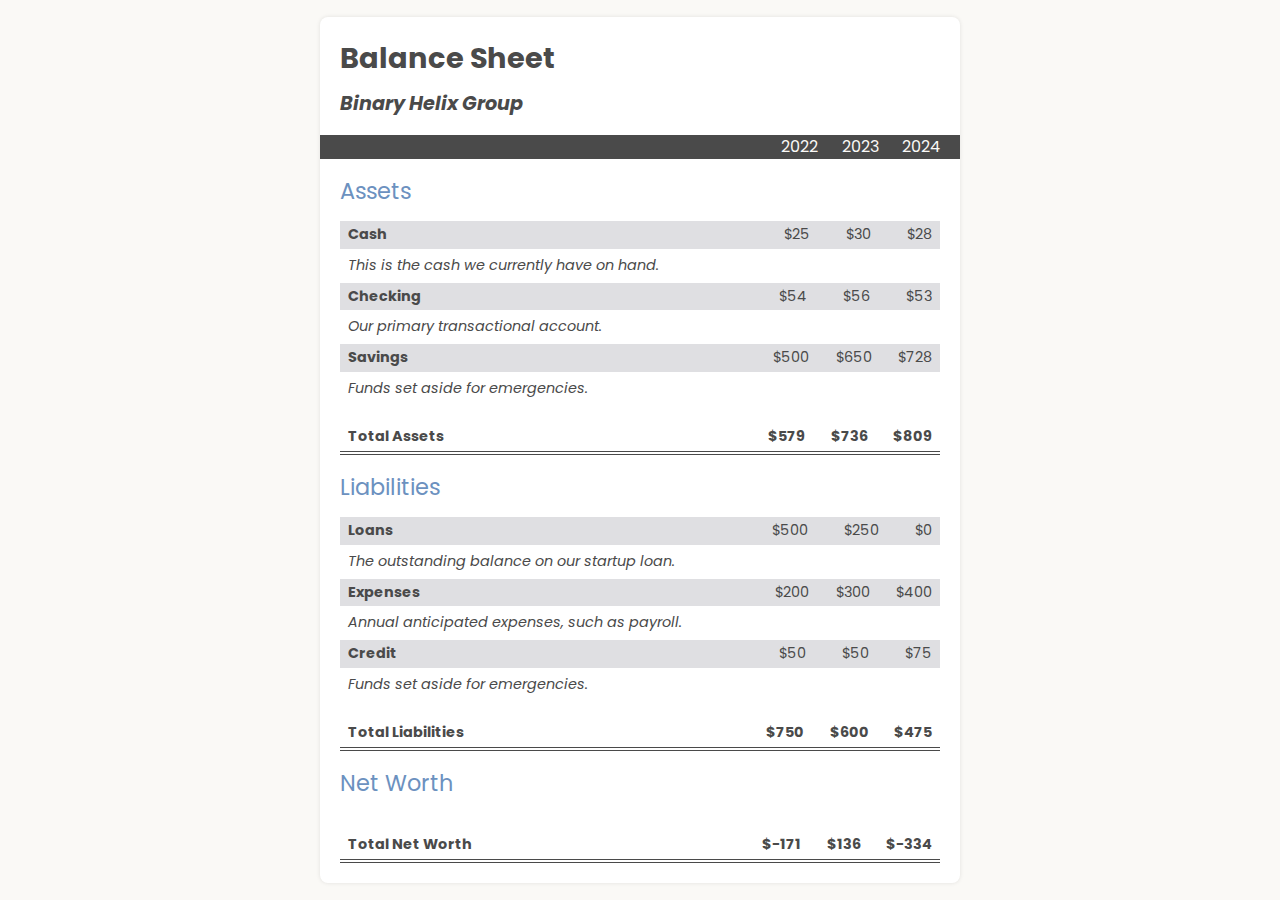
<file: balance_sheet/index.html>
<!DOCTYPE html>
<html lang="en">
  <head>
    <meta charset="UTF-8" />
    <meta name="viewport" content="width=device-width, initial-scale=1.0" />
    <title>Balance Sheet</title>
    <link rel="stylesheet" href="./main.css" />
  </head>
  <body>
    <div class="wrapper">
      <div class="header">
        <h1 class="title">Balance Sheet</h1>
        <h2 class="subtitle">Binary Helix Group</h2>
      </div>
      <div class="years">
        <span>2022</span>
        <span>2023</span>
        <span>2024</span>
      </div>
      <table>
        <caption class="category-title">
          Assets
        </caption>
        <tr class="data">
          <td class="left category">Cash</td>
          <td class="right">
            <div class="numbers">
              <span>$25</span>
              <span>$30</span>
              <span>$28</span>
            </div>
          </td>
        </tr>
        <tr>
          <td class="description">
            This is the cash we currently have on hand.
          </td>
        </tr>
        <tr class="data">
          <td class="left category">Checking</td>
          <td class="right">
            <div class="numbers">
              <span>$54</span>
              <span>$56</span>
              <span>$53</span>
            </div>
          </td>
        </tr>
        <tr>
          <td class="description">Our primary transactional account.</td>
        </tr>
        <tr class="data">
          <td class="left category">Savings</td>
          <td class="right">
            <div class="numbers large">
              <span>$500</span>
              <span>$650</span>
              <span>$728</span>
            </div>
          </td>
        </tr>
        <tr>
          <td class="description">Funds set aside for emergencies.</td>
        </tr>
        <tr class="total">
          <td class="left category">Total Assets</td>
          <td class="right">
            <div class="numbers large">
              <span>$579</span>
              <span>$736</span>
              <span>$809</span>
            </div>
          </td>
        </tr>
      </table>

      <table>
        <caption class="category-title">
          Liabilities
        </caption>
        <tr class="data">
          <td class="left category">Loans</td>
          <td class="right">
            <div class="numbers">
              <span>$500</span>
              <span>$250</span>
              <span>$0</span>
            </div>
          </td>
        </tr>
        <tr>
          <td class="description">
            The outstanding balance on our startup loan.
          </td>
        </tr>
        <tr class="data">
          <td class="left category">Expenses</td>
          <td class="right">
            <div class="numbers large">
              <span>$200</span>
              <span>$300</span>
              <span>$400</span>
            </div>
          </td>
        </tr>
        <tr>
          <td class="description">
            Annual anticipated expenses, such as payroll.
          </td>
        </tr>
        <tr class="data">
          <td class="left category">Credit</td>
          <td class="right">
            <div class="numbers">
              <span>$50</span>
              <span>$50</span>
              <span>$75</span>
            </div>
          </td>
        </tr>
        <tr>
          <td class="description">Funds set aside for emergencies.</td>
        </tr>
        <tr class="total">
          <td class="left category">Total Liabilities</td>
          <td class="right">
            <div class="numbers large">
              <span>$750</span>
              <span>$600</span>
              <span>$475</span>
            </div>
          </td>
        </tr>
      </table>

      <table>
        <caption class="category-title">
          Net Worth
        </caption>
        <tr class="total">
          <td class="left category">Total Net Worth</td>
          <td class="right">
            <div class="numbers large">
              <span>$-171</span>
              <span>$136</span>
              <span>$-334</span>
            </div>
          </td>
        </tr>
      </table>
    </div>
  </body>
</html>
</file>
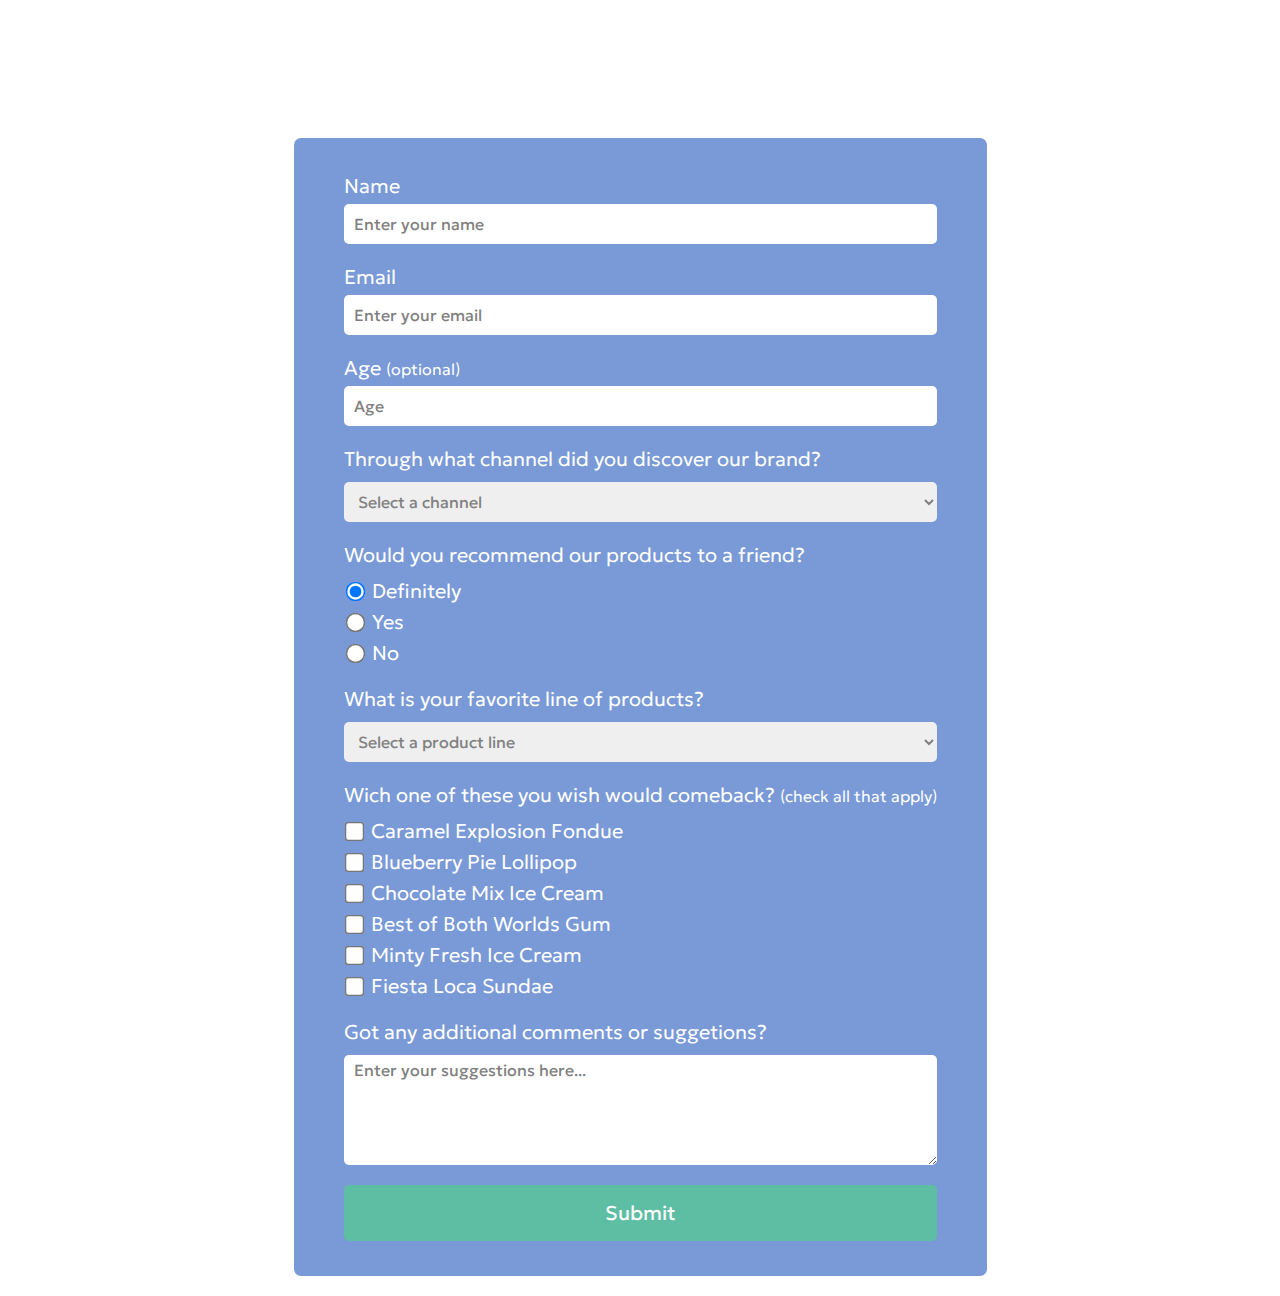
<file: survey_form/index.html>
<html lang="en">
  <head>
    <meta charset="UTF-8" />
    <meta name="viewport" content="width=device-width, initial-scale=1.0" />
    <link rel="stylesheet" href="styles.css" />
    <title>Ice You Survey Form</title>
  </head>

  <body>
    <div id="container">
      <div id="hero">
        <h1 id="title">Ice You Survey Form</h1>
        <p id="description">
          Please answer this quick survey to help us make our services even
          cooler
          <i class="fa-regular fa-ice-cream"></i>
        </p>
      </div>

      <form id="survey-form" action="#" method="post">
        <div class="form-section">
          <label id="name-label" for="name">Name</label>
          <input
            id="name"
            class="form-rectangle"
            type="text"
            placeholder="Enter your name"
            required
          />
        </div>

        <div class="form-section">
          <label id="email-label" for="email">Email</label>
          <input
            id="email"
            class="form-rectangle"
            type="email"
            placeholder="Enter your email"
            required
          />
        </div>

        <div class="form-section">
          <label id="number-label" for="number"
            >Age <span class="tip">(optional)</span></label
          >
          <input
            id="number"
            class="form-rectangle"
            type="number"
            placeholder="Age"
            min="16"
            max="100"
          />
        </div>

        <div class="form-section">
          <p>Through what channel did you discover our brand?</p>
          <select id="dropdown" class="form-rectangle" name="discover-channel">
            <option selected disabled>Select a channel</option>
            <option value="social-medias">Social Medias</option>
            <option value="tv-commercials">TV Commercials</option>
            <option value="blog">Blog</option>
            <option value="pdocast-advertisements">
              Podcast Advertisements
            </option>
          </select>
        </div>

        <div class="form-section">
          <p>Would you recommend our products to a friend?</p>
          <label
            ><input
              type="radio"
              name="recommendation-index"
              value="definitely"
              checked
            />Definitely</label
          >
          <label
            ><input
              type="radio"
              name="recommendation-index"
              value="yes"
            />Yes</label
          >
          <label
            ><input
              type="radio"
              name="recommendation-index"
              value="no"
            />No</label
          >
        </div>

        <div class="form-section">
          <p>What is your favorite line of products?</p>
          <select
            id="dropdown-product-line"
            class="form-rectangle"
            name="favorite-product-line"
          >
            <option selected disabled>Select a product line</option>
            <option value="traditional-flavours">Traditional Flavours</option>
            <option value="fondue-cousine">Fondue Cousine</option>
            <option value="pop-lollipops">Pop Lollipops</option>
            <option value="vegan-alternatives">Vegan Alternatives</option>
          </select>
        </div>

        <div class="form-section">
          <p>
            Wich one of these you wish would comeback?
            <span class="tip">(check all that apply)</span>
          </p>
          <label
            ><input
              type="checkbox"
              name="desired-limited-offer"
              value="caramel-explosion-fondue"
            />Caramel Explosion Fondue</label
          >
          <label
            ><input
              type="checkbox"
              name="desired-limited-offer"
              value="blueberry-pie-lollipop"
            />Blueberry Pie Lollipop</label
          >
          <label
            ><input
              type="checkbox"
              name="desired-limited-offer"
              value="chocolate-mix-ice-cream"
            />Chocolate Mix Ice Cream</label
          >
          <label
            ><input
              type="checkbox"
              name="desired-limited-offer"
              value="best-both-worlds-gum"
            />Best of Both Worlds Gum</label
          >
          <label
            ><input
              type="checkbox"
              name="desired-limited-offer"
              value="minty-fresh-ice-cream"
            />Minty Fresh Ice Cream</label
          >
          <label
            ><input
              type="checkbox"
              name="desired-limited-offer"
              value="fiesta-loca-sundae"
            />Fiesta Loca Sundae</label
          >
        </div>

        <div class="form-section">
          <p>Got any additional comments or suggetions?</p>
          <textarea
            id="suggestion-box"
            name="suggestions"
            rows="5"
            spellcheck="false"
            placeholder="Enter your suggestions here..."
          ></textarea>
        </div>

        <input id="submit" type="submit" value="Submit" />
      </form>
    </div>
  </body>
</html>
</file>
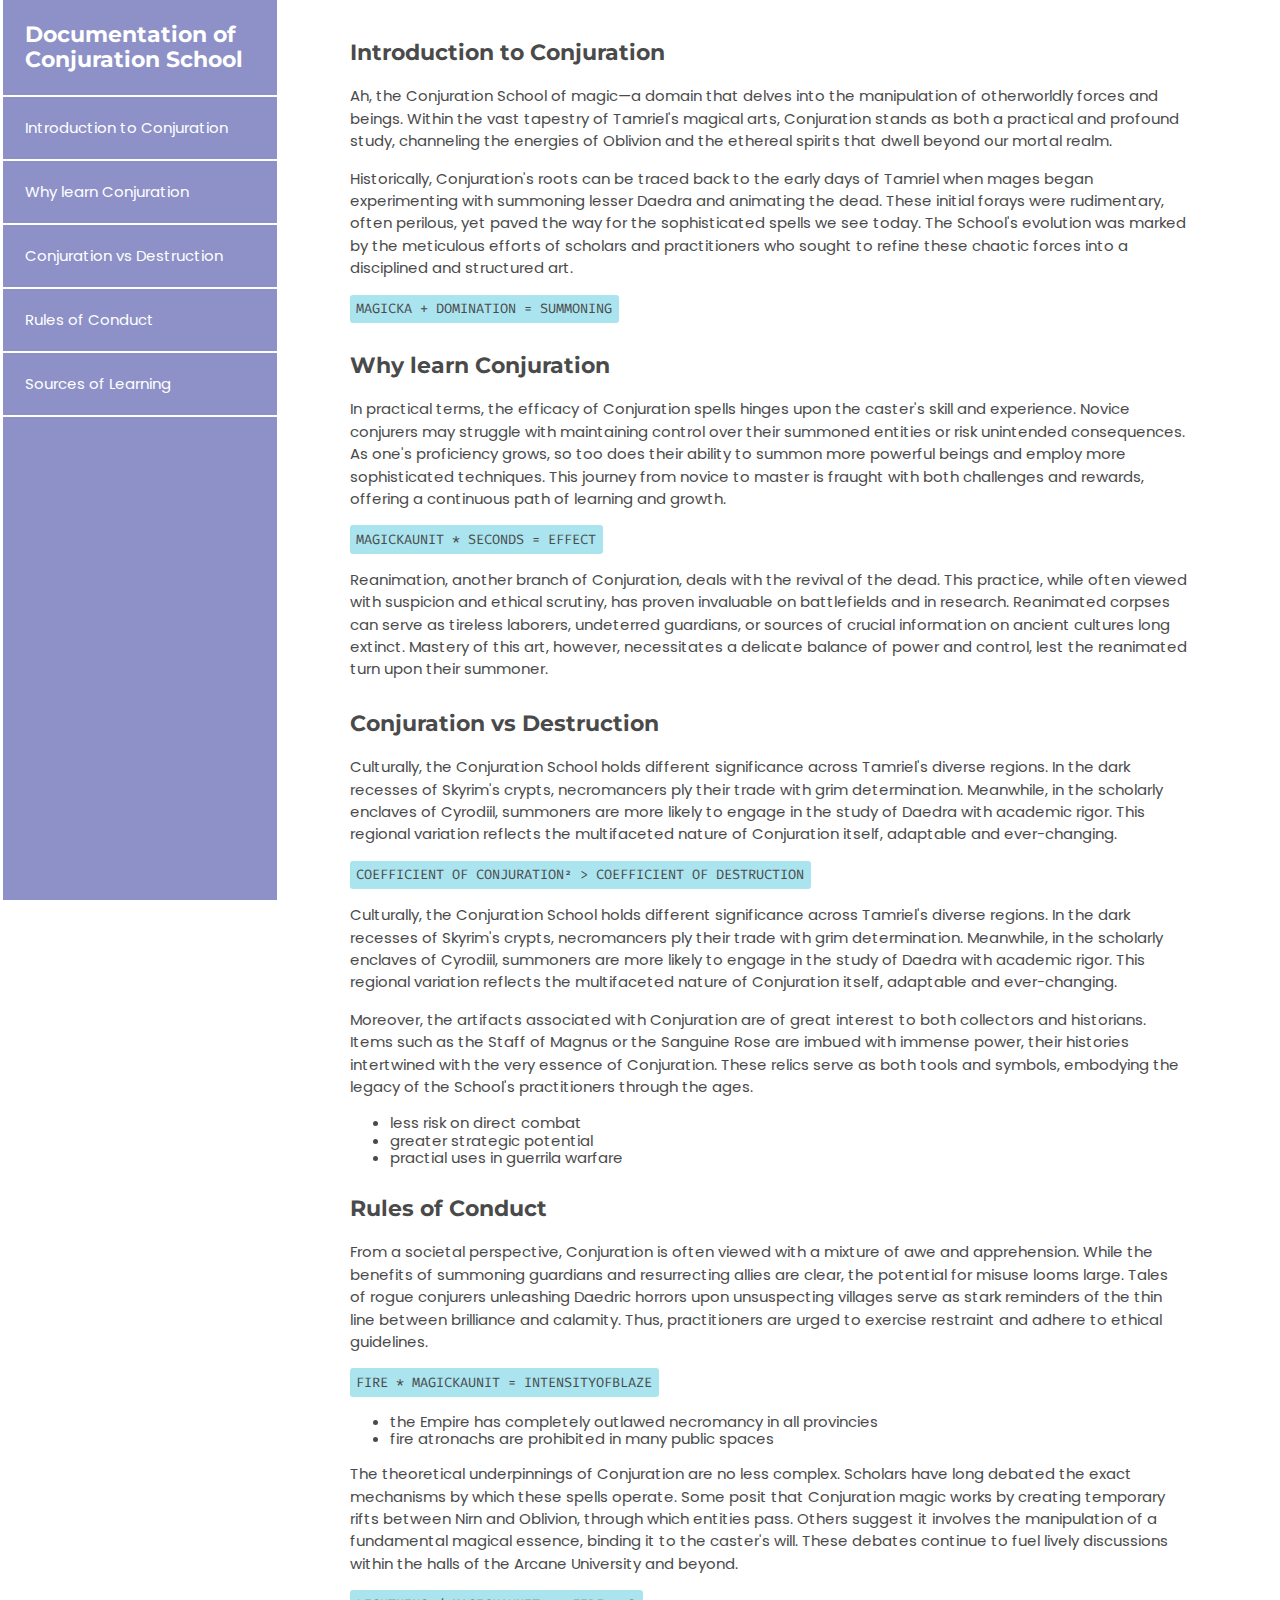
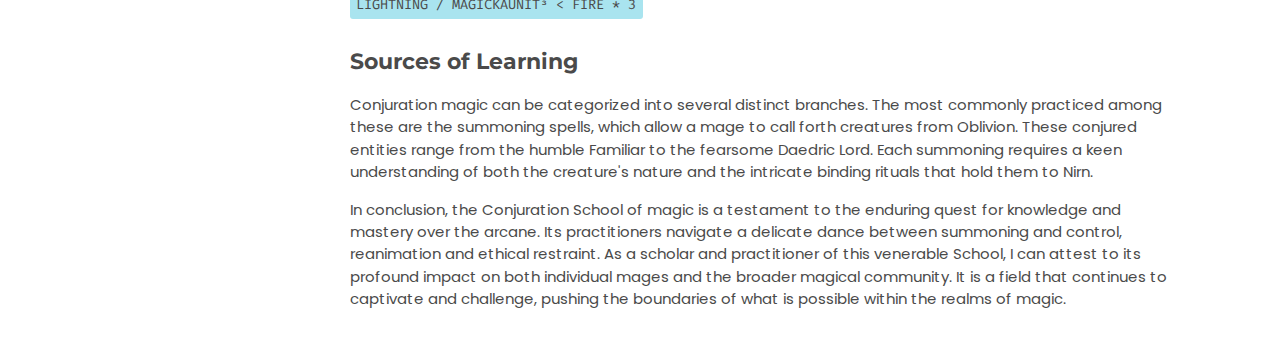
<file: techincal_documentation/index.html>
<!DOCTYPE html>
<html lang="en">
  <head>
    <meta charset="UTF-8" />
    <meta name="viewport" content="width=device-width, initial-scale=1.0" />
    <title>Documentation of Conjuration School</title>
    <link rel="stylesheet" href="styles.css" />
  </head>
  <body>
    <nav id="navbar">
      <header class="nav-header">Documentation of Conjuration School</header>
      <ul class="nav-list">
        <li>
          <a class="nav-link" href="#introduction_to_conjuration"
            >Introduction to Conjuration</a
          >
        </li>

        <li>
          <a class="nav-link" href="#why_learn_conjuration"
            >Why learn Conjuration</a
          >
        </li>
        <li>
          <a class="nav-link" href="#conjuration_vs_destruction"
            >Conjuration vs Destruction</a
          >
        </li>
        <li>
          <a class="nav-link" href="#rules_of_conduct">Rules of Conduct</a>
        </li>
        <li>
          <a class="nav-link" href="#sources_of_learning"
            >Sources of Learning</a
          >
        </li>
      </ul>
    </nav>
    <main id="main-doc">
      <section id="introduction_to_conjuration" class="main-section">
        <header>Introduction to Conjuration</header>
        <p>
          Ah, the Conjuration School of magic—a domain that delves into the
          manipulation of otherworldly forces and beings. Within the vast
          tapestry of Tamriel's magical arts, Conjuration stands as both a
          practical and profound study, channeling the energies of Oblivion and
          the ethereal spirits that dwell beyond our mortal realm.
        </p>
        <p>
          Historically, Conjuration's roots can be traced back to the early days
          of Tamriel when mages began experimenting with summoning lesser Daedra
          and animating the dead. These initial forays were rudimentary, often
          perilous, yet paved the way for the sophisticated spells we see today.
          The School's evolution was marked by the meticulous efforts of
          scholars and practitioners who sought to refine these chaotic forces
          into a disciplined and structured art.
        </p>
        <code> magicka + domination = summoning</code>
      </section>
      <section id="why_learn_conjuration" class="main-section">
        <header>Why learn Conjuration</header>
        <p>
          In practical terms, the efficacy of Conjuration spells hinges upon the
          caster's skill and experience. Novice conjurers may struggle with
          maintaining control over their summoned entities or risk unintended
          consequences. As one's proficiency grows, so too does their ability to
          summon more powerful beings and employ more sophisticated techniques.
          This journey from novice to master is fraught with both challenges and
          rewards, offering a continuous path of learning and growth.
        </p>
        <code> magickaUnit * seconds = effect</code>
        <p>
          Reanimation, another branch of Conjuration, deals with the revival of
          the dead. This practice, while often viewed with suspicion and ethical
          scrutiny, has proven invaluable on battlefields and in research.
          Reanimated corpses can serve as tireless laborers, undeterred
          guardians, or sources of crucial information on ancient cultures long
          extinct. Mastery of this art, however, necessitates a delicate balance
          of power and control, lest the reanimated turn upon their summoner.
        </p>
      </section>
      <section id="conjuration_vs_destruction" class="main-section">
        <header>Conjuration vs Destruction</header>
        <p>
          Culturally, the Conjuration School holds different significance across
          Tamriel's diverse regions. In the dark recesses of Skyrim's crypts,
          necromancers ply their trade with grim determination. Meanwhile, in
          the scholarly enclaves of Cyrodiil, summoners are more likely to
          engage in the study of Daedra with academic rigor. This regional
          variation reflects the multifaceted nature of Conjuration itself,
          adaptable and ever-changing.
        </p>
        <code> coefficient of conjuration² > coefficient of destruction</code>
        <p>
          Culturally, the Conjuration School holds different significance across
          Tamriel's diverse regions. In the dark recesses of Skyrim's crypts,
          necromancers ply their trade with grim determination. Meanwhile, in
          the scholarly enclaves of Cyrodiil, summoners are more likely to
          engage in the study of Daedra with academic rigor. This regional
          variation reflects the multifaceted nature of Conjuration itself,
          adaptable and ever-changing.
        </p>
        <p>
          Moreover, the artifacts associated with Conjuration are of great
          interest to both collectors and historians. Items such as the Staff of
          Magnus or the Sanguine Rose are imbued with immense power, their
          histories intertwined with the very essence of Conjuration. These
          relics serve as both tools and symbols, embodying the legacy of the
          School's practitioners through the ages.
        </p>
        <ul>
          <li>less risk on direct combat</li>
          <li>greater strategic potential</li>
          <li>practial uses in guerrila warfare</li>
        </ul>
      </section>
      <section id="rules_of_conduct" class="main-section">
        <header>Rules of Conduct</header>
        <p>
          From a societal perspective, Conjuration is often viewed with a
          mixture of awe and apprehension. While the benefits of summoning
          guardians and resurrecting allies are clear, the potential for misuse
          looms large. Tales of rogue conjurers unleashing Daedric horrors upon
          unsuspecting villages serve as stark reminders of the thin line
          between brilliance and calamity. Thus, practitioners are urged to
          exercise restraint and adhere to ethical guidelines.
        </p>
        <code> fire * magickaUnit = intensityOfBlaze</code>
        <ul>
          <li>
            the Empire has completely outlawed necromancy in all provincies
          </li>
          <li>fire atronachs are prohibited in many public spaces</li>
        </ul>
        <p>
          The theoretical underpinnings of Conjuration are no less complex.
          Scholars have long debated the exact mechanisms by which these spells
          operate. Some posit that Conjuration magic works by creating temporary
          rifts between Nirn and Oblivion, through which entities pass. Others
          suggest it involves the manipulation of a fundamental magical essence,
          binding it to the caster's will. These debates continue to fuel lively
          discussions within the halls of the Arcane University and beyond.
        </p>
        <code> lightning / magickaUnit³ < fire * 3</code>
      </section>
      <section id="sources_of_learning" class="main-section">
        <header>Sources of Learning</header>
        <p>
          Conjuration magic can be categorized into several distinct branches.
          The most commonly practiced among these are the summoning spells,
          which allow a mage to call forth creatures from Oblivion. These
          conjured entities range from the humble Familiar to the fearsome
          Daedric Lord. Each summoning requires a keen understanding of both the
          creature's nature and the intricate binding rituals that hold them to
          Nirn.
        </p>
        <p>
          In conclusion, the Conjuration School of magic is a testament to the
          enduring quest for knowledge and mastery over the arcane. Its
          practitioners navigate a delicate dance between summoning and control,
          reanimation and ethical restraint. As a scholar and practitioner of
          this venerable School, I can attest to its profound impact on both
          individual mages and the broader magical community. It is a field that
          continues to captivate and challenge, pushing the boundaries of what
          is possible within the realms of magic.
        </p>
      </section>
    </main>
  </body>
</html>
</file>
<file: balance_sheet/main.css>
@import url("https://fonts.googleapis.com/css2?family=Poppins:ital,wght@0,100;0,200;0,300;0,400;0,500;0,600;0,700;0,800;0,900;1,100;1,200;1,300;1,400;1,500;1,600;1,700;1,800;1,900&display=swap");

@import url(./reset.css);

:root {
	--primary-font: "Poppins", "Segoe UI", sans-serif;
	--base-font-size: 16px;
	--bg-color: #faf9f6;
	--text-color: #4a4a4a;
}

html {
	font-family: var(--primary-font);
	color: var(--text-color);
	font-size: var(--base-font-size);
}

body {
	background-color: var(--bg-color);
	height: 100vh;
	display: flex;
	justify-content: center;
	align-items: center;
}

.wrapper {
	background-color: #fff;
	padding: 1.25rem;
	border-radius: 0.5rem;
	box-shadow: 0 0 0.265rem #0000001a;
	width: 40rem;
}

.title {
	font-size: 1.8rem;
	font-weight: 700;
}

.subtitle {
	font-size: 1.2rem;
	font-weight: 700;
	font-style: italic;
	margin-top: .6rem;
}

table {
	width: 100%;
	border-collapse: collapse;
}

.years {
	background-color: var(--text-color);
	color: var(--bg-color);
	font-weight: 400;
	text-align: right;
	margin: 1rem -1.25rem 0;
}

.years span {
	padding-right: 1.2rem;
}

.category-title {
	color: rgb(108, 145, 191);
	font-size: 1.4rem;
	font-weight: 400;
	text-align: left;
	margin-top: 1rem;
	margin: 1rem 0 .8rem;
}

td {
	font-size: 0.9rem;
	padding: .185rem .5rem;
}

.data {
	background-color: #dfdfe2;
}

.category {
	font-weight: bold;
}

.left {
	text-align: left;
}

.right {
	text-align: right;
}

.numbers {
	display: inline-block;
}

.numbers span {
	margin-left: 2rem;
}

.large span {
	margin-left: 1.4rem;
}

.description {
	display: inline-block;
	margin: .2rem 0;
	font-style: italic;
}

.total .numbers {
	font-weight: bold;
}

.total td {
	padding-top: 1.3rem;
	border-bottom: 4px double var(--text-color);
}

.total:hover {
	background-color: rgba(108, 145, 191, 0.514);
}
</file>
<file: survey_form/styles.css>
@import url("https://fonts.googleapis.com/css2?family=Geologica:wght@100..900&family=Montserrat:ital,wght@0,100..900;1,100..900&display=swap");

* {
  box-sizing: border-box;
}

body {
  margin: 0;
  padding: 0;
  background-image: url("https://images4.alphacoders.com/212/212256.jpg");
  background-color: #ffffff66;
  background-blend-mode: screen;
  background-position: center center;
  background-attachment: fixed;
}

h1,
h2 {
  margin: 0;
  padding: 0;
}

p {
  margin: 0 0 10px;
}

label {
  display: block;
  margin-bottom: 5px;
}

input,
select {
  border: none;
}

input[type="radio"],
input[type="checkbox"] {
  transform: scale(1.5);
  margin-right: 10px;
}

input:focus,
select:focus,
textarea:focus {
  outline: none;
}

input::placeholder,
select {
  color: #808080;
}

.form-section {
  margin-bottom: 20px;
}

.form-rectangle {
  font-family: "Geologica", sans-serif;
  font-size: 16px;
  height: 40px;
  width: 100%;
  padding: 0 10px;
  border-radius: 5px;
  margin-bottom: 0;
}

.form-rectangle:focus,
textarea:focus {
  outline: 2px solid rgb(110, 110, 110);
}

.tip {
  font-size: 16px;
}

#container {
  color: #fff;
  font-family: "Geologica", sans-serif;
  font-size: 20px;
  font-weight: 300;
  display: flex;
  justify-content: center;
  align-items: center;
  flex-direction: column;
}

#survey-form {
  padding: 35px 50px;
  background-color: #5780cdcc;
  border-radius: 7px;
}

#title,
#description {
  text-align: center;
}

#title {
  font-family: "Montserrat", sans-serif;
  font-size: 34px;
  margin-top: 30px;
}

#description {
  font-style: italic;
  font-weight: 100;
  margin: 10px 0 30px;
  margin-top: 10px;
}

#suggestion-box {
  color: #444;
  padding: 5px 10px;
  font-family: "Geologica", sans-serif;
  width: 100%;
  border-radius: 5px;
  font-size: 16px;
  border: none;
}

#suggestion-box::placeholder {
  color: #808080;
}

#submit {
  background-color: #5dbea3;
  color: #fbfbfb;
  font-family: "Geologica", sans-serif;
  font-size: 20px;
  width: 100%;
  border-radius: 5px;
  border: none;
  padding: 15px 0;
  cursor: pointer;
  transition: background-color 0.1s linear;
}

#submit:hover {
  background-color: #6fd9bb;
}

@media (width > 560px) {
  #survey-form,
  #hero {
    max-width: 540px;
  }
}

@media (width > 752px) {
  #survey-form,
  #hero {
    max-width: 700px;
  }
}
</file>
<file: techincal_documentation/styles.css>
/*  IMPORT */

@import url("https://fonts.googleapis.com/css2?family=Fira+Code:wght@300..700&family=Montserrat:ital,wght@0,100..900;1,100..900&family=Poppins:ital,wght@0,100;0,200;0,300;0,400;0,500;0,600;0,700;0,800;0,900;1,100;1,200;1,300;1,400;1,500;1,600;1,700;1,800;1,900&display=swap");

/* NORMLAIZE CSS */

html {
	font-family: system-ui, "Segoe UI", Roboto, Helvetica, Arial, sans-serif,
		"Apple Color Emoji", "Segoe UI Emoji";
	line-height: 1.15;
	-webkit-text-size-adjust: 100%;
	-moz-tab-size: 4;
	tab-size: 4;
}

body {
	margin: 0;
}

hr {
	height: 0;
	color: inherit;
}

abbr[title] {
	text-decoration: underline dotted;
}

b,
strong {
	font-weight: bolder;
}

code,
kbd,
samp,
pre {
	font-family: ui-monospace, SFMono-Regular, Consolas, "Liberation Mono", Menlo,
		monospace;
	font-size: 1em;
}

small {
	font-size: 80%;
}

sub,
sup {
	font-size: 75%;
	line-height: 0;
	position: relative;
	vertical-align: baseline;
}

sub {
	bottom: -0.25em;
}

sup {
	top: -0.5em;
}

table {
	text-indent: 0;
	border-color: inherit;
}

button,
input,
optgroup,
select,
textarea {
	font-family: inherit;
	font-size: 100%;
	line-height: 1.15;
	margin: 0;
}

button,
select {
	text-transform: none;
}

button,
[type="button"],
[type="reset"],
[type="submit"] {
	-webkit-appearance: button;
}

::-moz-focus-inner {
	border-style: none;
	padding: 0;
}

:-moz-focusring {
	outline: 1px dotted ButtonText;
}

:-moz-ui-invalid {
	box-shadow: none;
}

legend {
	padding: 0;
}

progress {
	vertical-align: baseline;
}

::-webkit-inner-spin-button,
::-webkit-outer-spin-button {
	height: auto;
}

[type="search"] {
	-webkit-appearance: textfield;
	outline-offset: -2px;
}

::-webkit-search-decoration {
	-webkit-appearance: none;
}

::-webkit-file-upload-button {
	-webkit-appearance: button;
	font: inherit;
}

summary {
	display: list-item;
}

/* MAIN CSS */

:root {
	--font-size-base: 16px;
	--font-size-header: 22px;
	--font-family-primary: "Poppins", sans-serif;
	--font-family-header: "Montserrat", sans-serif;
	--font-family-code: "Fira Code", monospace;
	--color-text-main: #4a4a4a;
	--color-bg-main: #fff;
	--color-bg-nav: #8d91c7;
}

*,
::before,
::after {
	box-sizing: border-box;
}

html {
	font-family: var(--font-family-primary);
	color: var(--color-text-main);
	scroll-behavior: smooth;
	font-size: var(--font-size-base);
}

body {
	background-color: var(--color-bg-main);
}

header {
	font-size: var(--font-size-header);
	font-family: var(--font-family-header);
	font-weight: bold;
	margin-bottom: 20px;
}

p {
	font-size: .935em;
	line-height: 1.5;
}

li {
	font-size: .935em;
}

code {
	display: inline-block;
	font-size: .850rem;
	background-color: #a9e4ef;
	font-family: var(--font-family-code);
	padding: .4rem;
	font-weight: 400;
	border-radius: 3px;
	text-transform: uppercase;
}

#navbar {
	padding: 0;
	width: 280px;
	background-color: var(--color-bg-nav);
	height: 100%;
	position: fixed;
	overflow: auto;
	border: 3px solid var(--color-bg-main);
	left: 0;
	top: 0;
	border-bottom: none;
	border-top: none;
}

.nav-header {
	color: var(--color-bg-main);
	padding: 1em;
	margin: inherit;
}

.nav-list {
	list-style-type: none;
	padding: 0;
	margin: 0;
}

.nav-list li {
	border-bottom: 2px solid var(--color-bg-main);
}

.nav-list li:first-of-type {
	border-top: 2px solid var(--color-bg-main);
}

.nav-link {
	color: var(--color-bg-main);
	text-decoration: none;
	display: block;
	padding: 1.5em;
	transition: all .3s ease;
}

.nav-link:hover {
	color: #4a4a4a;
	background-color: beige;
}

#main-doc {
	margin-left: 350px;
	margin-top: 40px;
}

.main-section {
	margin-bottom: 30px;
	max-width: 90%;
}

@media (max-width: 1000px) {
	#navbar {
		width: 100%;
		position: relative;
		text-align: center;
	}

	#main-doc {
		margin-left: 20px;
	}

	.main-section {
		max-width: 100%;
	}
}

@media (max-width: 600px) {
	:root {
		--font-size-base: 14px;
		--font-size-header: 20px;
	}
}
</file>
